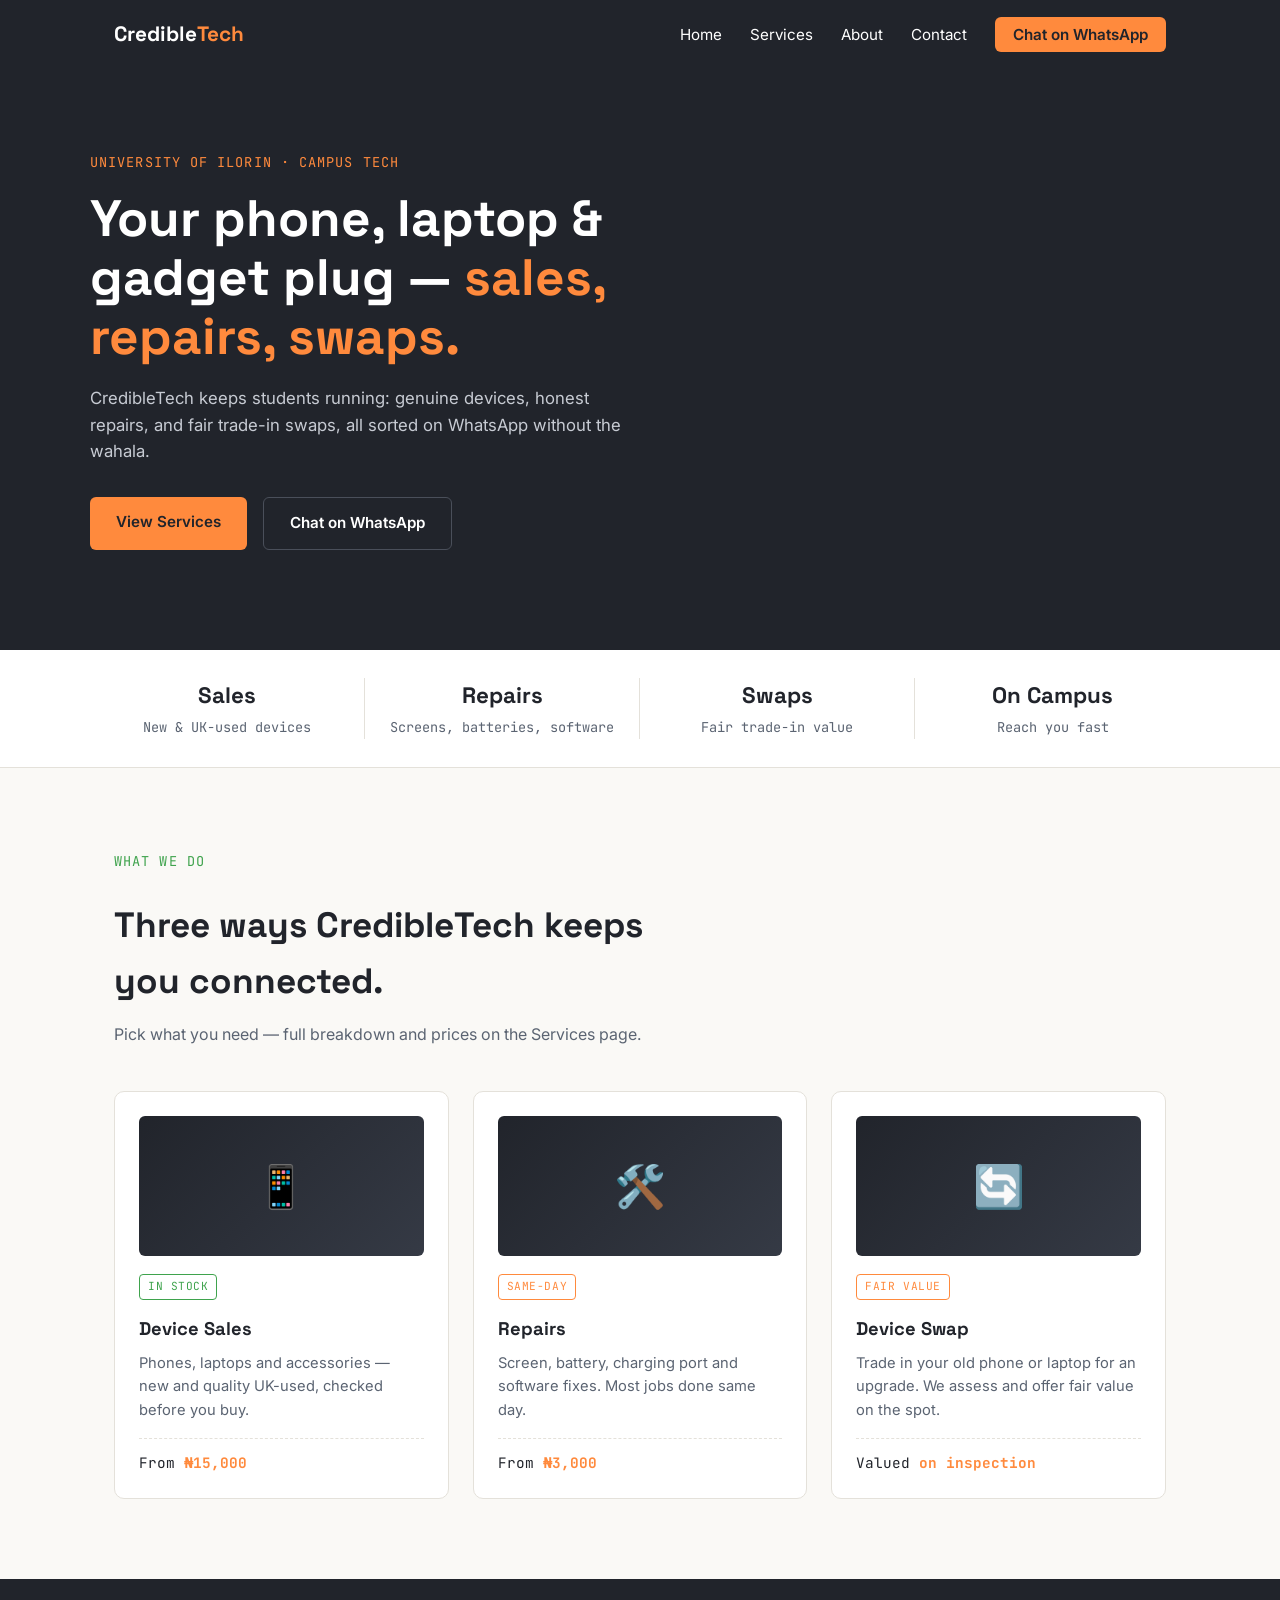
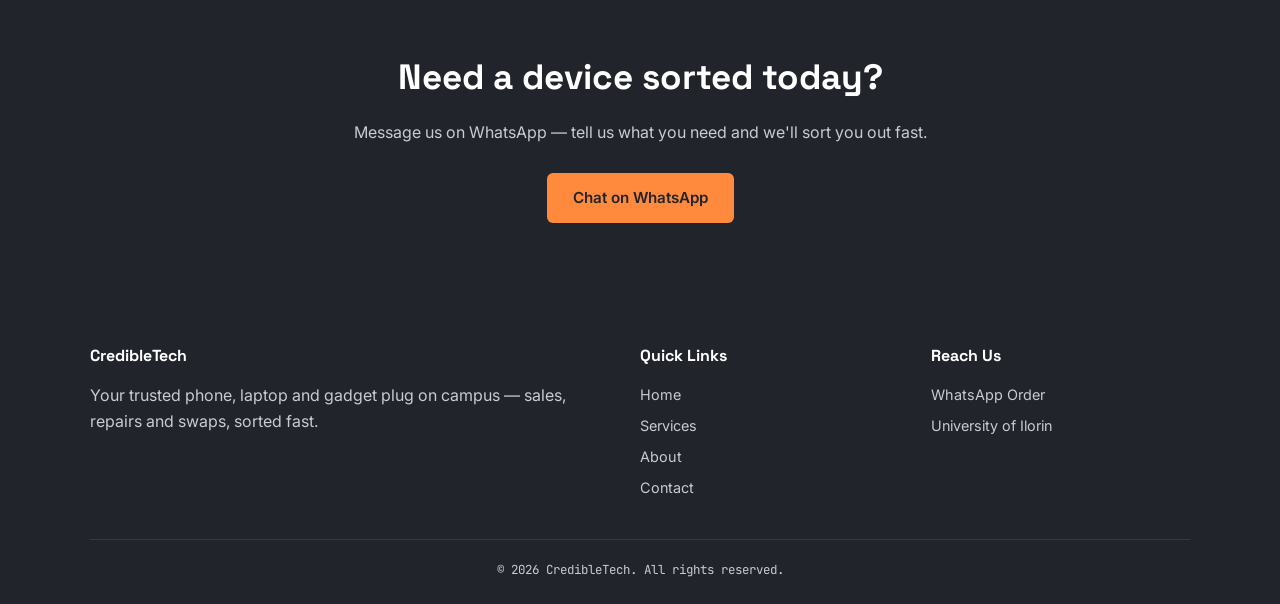
<file: index.html>
<!DOCTYPE html>
<html lang="en">
<head>
  <meta charset="UTF-8">
  <meta name="viewport" content="width=device-width, initial-scale=1.0">
  <title>CredibleTech — Phone, Laptop & Gadget Plug on Campus</title>
  <meta name="description" content="CredibleTech sells, repairs, and swaps phones, laptops and accessories for University of Ilorin students. Fast, trusted, on campus.">
  <link rel="preconnect" href="https://fonts.googleapis.com">
  <link href="https://fonts.googleapis.com/css2?family=Space+Grotesk:wght@500;700&family=Inter:wght@400;500;600&family=JetBrains+Mono:wght@400;500&display=swap" rel="stylesheet">
  <link rel="stylesheet" href="style.css">
</head>
<body>

  <header>
    <nav class="nav-bar">
      <a href="index.html" class="logo">Credible<span>Tech</span></a>
      <ul class="nav-links">
        <li><a href="index.html">Home</a></li>
        <li><a href="services.html">Services</a></li>
        <li><a href="about.html">About</a></li>
        <li><a href="contact.html">Contact</a></li>
        <li><a href="contact.html" class="nav-cta">Chat on WhatsApp</a></li>
      </ul>
      <button class="nav-toggle" aria-label="Toggle menu">&#9776;</button>
    </nav>
  </header>

  <main>

    <!-- HERO -->
    <section class="hero">
      <div class="hero-inner">
        <span class="eyebrow">University of Ilorin · Campus Tech</span>
        <h1>Your phone, laptop &amp; gadget plug — <em>sales, repairs, swaps.</em></h1>
        <p>CredibleTech keeps students running: genuine devices, honest repairs, and fair trade-in swaps, all sorted on WhatsApp without the wahala.</p>
        <div class="btn-group">
          <a href="services.html" class="btn btn-primary">View Services</a>
          <a href="contact.html" class="btn btn-outline">Chat on WhatsApp</a>
        </div>
      </div>
    </section>

    <!-- TRUST STRIP -->
    <section class="trust-strip">
      <div class="container trust-grid">
        <div><strong>Sales</strong>New &amp; UK-used devices</div>
        <div><strong>Repairs</strong>Screens, batteries, software</div>
        <div><strong>Swaps</strong>Fair trade-in value</div>
        <div><strong>On Campus</strong>Reach you fast</div>
      </div>
    </section>

    <!-- SERVICES PREVIEW -->
    <section class="section">
      <div class="container">
        <div class="section-head">
          <span class="eyebrow">What we do</span>
          <h2>Three ways CredibleTech keeps you connected.</h2>
          <p>Pick what you need — full breakdown and prices on the Services page.</p>
        </div>

        <div class="card-grid">
          <a class="ticket" href="https://wa.me/2348115067652?text=Hi%20CredibleTech%2C%20I%27d%20like%20to%20ask%20about%20Device%20Sales.">
            <div class="ticket-media">📱</div>
            <span class="ticket-status">IN STOCK</span>
            <h3>Device Sales</h3>
            <p>Phones, laptops and accessories — new and quality UK-used, checked before you buy.</p>
            <div class="ticket-price">From <strong>₦15,000</strong></div>
          </a>

          <a class="ticket" href="https://wa.me/2348115067652?text=Hi%20CredibleTech%2C%20I%27d%20like%20to%20ask%20about%20Repairs.">
            <div class="ticket-media">🛠️</div>
            <span class="ticket-status busy">SAME-DAY</span>
            <h3>Repairs</h3>
            <p>Screen, battery, charging port and software fixes. Most jobs done same day.</p>
            <div class="ticket-price">From <strong>₦3,000</strong></div>
          </a>

          <a class="ticket" href="https://wa.me/2348115067652?text=Hi%20CredibleTech%2C%20I%27d%20like%20to%20ask%20about%20a%20Device%20Swap.">
            <div class="ticket-media">🔄</div>
            <span class="ticket-status busy">FAIR VALUE</span>
            <h3>Device Swap</h3>
            <p>Trade in your old phone or laptop for an upgrade. We assess and offer fair value on the spot.</p>
            <div class="ticket-price">Valued <strong>on inspection</strong></div>
          </a>
        </div>
      </div>
    </section>

    <!-- CTA BANNER -->
    <section class="cta-banner">
      <h2>Need a device sorted today?</h2>
      <p>Message us on WhatsApp — tell us what you need and we'll sort you out fast.</p>
      <a href="contact.html" class="btn btn-primary">Chat on WhatsApp</a>
    </section>

  </main>

  <footer>
    <div class="footer-grid">
      <div>
        <h4>CredibleTech</h4>
        <p>Your trusted phone, laptop and gadget plug on campus — sales, repairs and swaps, sorted fast.</p>
      </div>
      <div>
        <h4>Quick Links</h4>
        <ul>
          <li><a href="index.html">Home</a></li>
          <li><a href="services.html">Services</a></li>
          <li><a href="about.html">About</a></li>
          <li><a href="contact.html">Contact</a></li>
        </ul>
      </div>
      <div>
        <h4>Reach Us</h4>
        <ul>
          <li><a href="contact.html">WhatsApp Order</a></li>
          <li>University of Ilorin</li>
        </ul>
      </div>
    </div>
    <div class="footer-bottom">© 2026 CredibleTech. All rights reserved.</div>
  </footer>

  <script src="script.js"></script>
</body>
</html>
</file>
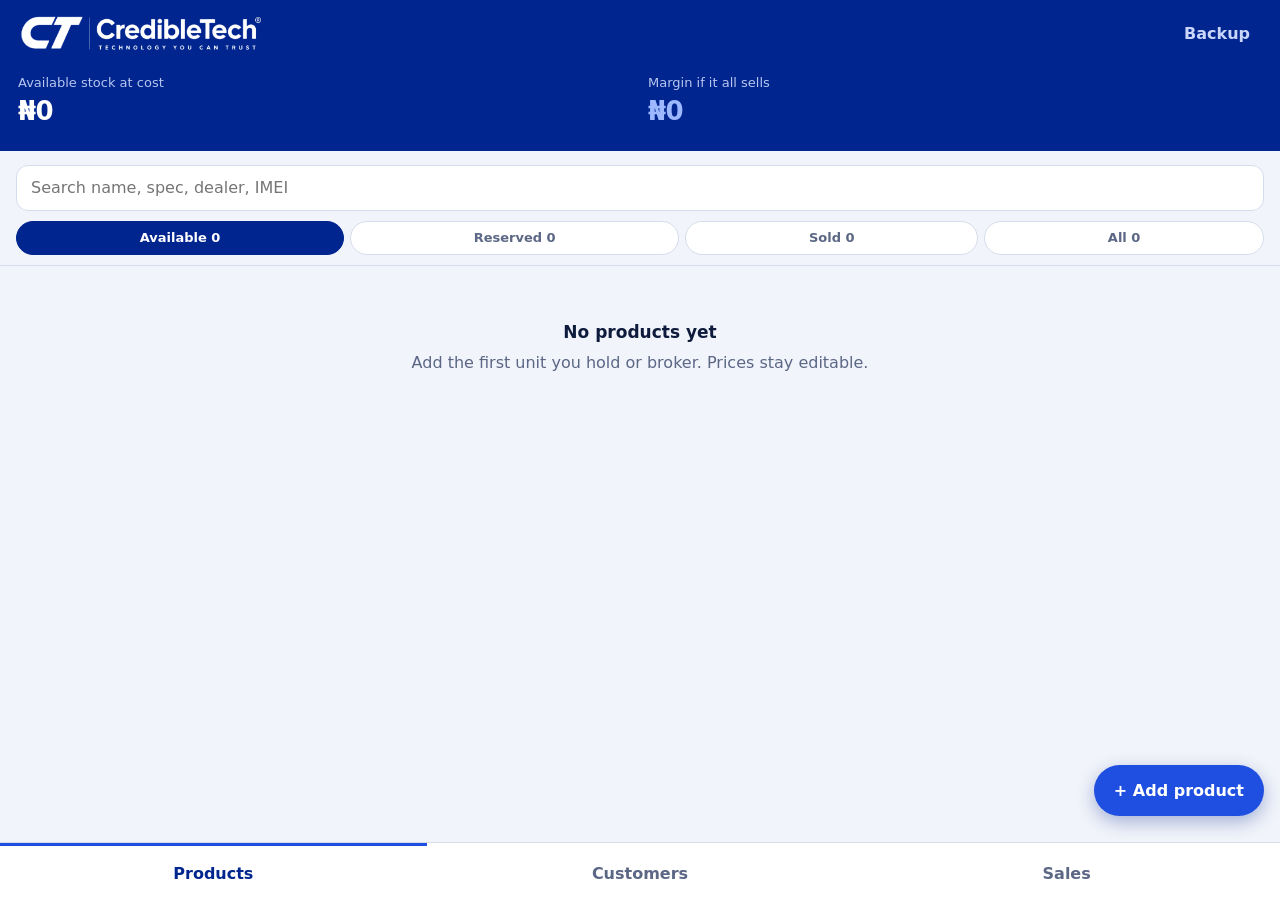
<file: app/index.html>
<!doctype html>
<html lang="en">
<head>
<meta charset="utf-8">
<meta name="viewport" content="width=device-width, initial-scale=1, viewport-fit=cover">
<meta name="theme-color" content="#00258F">
<meta name="apple-mobile-web-app-capable" content="yes">
<meta name="apple-mobile-web-app-title" content="CredibleTech">
<link rel="manifest" href="manifest.webmanifest">
<link rel="icon" href="icon-192.png">
<link rel="apple-touch-icon" href="icon-192.png">
<title>CredibleTech</title>
<style>
:root{
  --paper:#F1F4FA; --surface:#FFFFFF; --ink:#0F1B3D; --muted:#5B6785; --line:#D6DCEB;
  --brand:#00258F; --brand-soft:#0A3AB5; --accent:#1F4FE0; --warn:#E8A020; --sky:#9DB8FF; --good:#1C7C54; --bad:#B23A2E;
  --r-lg:20px; --r-md:12px; --r-sm:8px;
}
*{box-sizing:border-box;margin:0}
html{-webkit-text-size-adjust:100%}
body{
  font:16px/1.45 "Avenir Next","Segoe UI",Roboto,system-ui,sans-serif;
  background:var(--paper);color:var(--ink);min-height:100dvh;
  padding-bottom:calc(150px + env(safe-area-inset-bottom));
}
button,input,select,textarea{font:inherit;color:inherit}
button{cursor:pointer;background:none;border:0}
:focus-visible{outline:3px solid var(--accent);outline-offset:2px}
[hidden]{display:none!important}

/* header */
.top{background:var(--brand);color:#fff;padding:calc(14px + env(safe-area-inset-top)) 18px 20px}
.top-row{display:flex;justify-content:space-between;align-items:center}
.logo{display:block;height:40px;width:auto}
.menu{position:relative}
.menu summary{list-style:none;padding:8px 12px;border-radius:var(--r-sm);color:#C9D6FA;font-weight:600;cursor:pointer}
.menu summary::-webkit-details-marker{display:none}
.menu[open] summary{background:var(--brand-soft);color:#fff}
.menu-panel{position:absolute;right:0;top:44px;z-index:5;background:var(--surface);color:var(--ink);border:1px solid var(--line);border-radius:var(--r-md);min-width:210px;overflow:hidden}
.menu-panel button,.menu-panel label{display:block;width:100%;text-align:left;padding:14px 16px;cursor:pointer}
.menu-panel button+button,.menu-panel button+label{border-top:1px solid var(--line)}
.stats{display:grid;grid-template-columns:1fr 1fr;gap:16px;margin-top:20px}
.stat small{display:block;color:#B7C6F0;font-size:13px}
.stat b{display:block;font-size:26px;font-weight:800;letter-spacing:-.02em;font-variant-numeric:tabular-nums}
.stat.hero b{color:var(--sky)}

/* controls */
.controls{position:sticky;top:0;z-index:3;background:var(--paper);padding:14px 16px 10px;border-bottom:1px solid var(--line)}
.search{width:100%;height:46px;padding:0 14px;border:1px solid var(--line);border-radius:var(--r-md);background:var(--surface)}
.chips{display:flex;gap:6px;margin-top:10px;overflow-x:auto;scrollbar-width:none}
.chips::-webkit-scrollbar{display:none}
.chip{flex:1 0 auto;padding:7px 10px;border-radius:99px;border:1px solid var(--line);background:var(--surface);font-weight:600;font-size:13px;color:var(--muted)}
.chip[aria-pressed="true"]{background:var(--brand);border-color:var(--brand);color:#fff}

/* product cards */
.list{padding:14px 16px;display:grid;gap:10px}
.card{
  display:grid;grid-template-columns:1fr auto;gap:12px;align-items:center;width:100%;text-align:left;
  background:var(--surface);border:1px solid var(--line);border-left:5px solid var(--good);
  border-radius:var(--r-md);padding:14px 14px 14px 16px;
}
.card.reserved{border-left-color:var(--warn)}
.card.sold{border-left-color:var(--line);background:#F8F9F8}
.card.sold .price{color:var(--muted)}
.card h3{font-size:16px;font-weight:700;line-height:1.25}
.card .spec{color:var(--muted);font-size:14px;margin-top:2px}
.card .tag{display:inline-block;margin-top:6px;font-size:12px;font-weight:700;padding:2px 8px;border-radius:99px;background:#FCEBCB;color:#7A4B00}
.card.sold .tag{background:#E7ECEA;color:var(--muted)}
.price{font-size:20px;font-weight:800;letter-spacing:-.02em;text-align:right;font-variant-numeric:tabular-nums}
.margin{display:block;text-align:right;font-size:13px;font-weight:600;font-variant-numeric:tabular-nums}
.margin.up{color:var(--good)} .margin.down{color:var(--bad)} .margin.none{color:var(--muted)}
.empty{padding:40px 24px;text-align:center;color:var(--muted)}
.empty strong{display:block;color:var(--ink);font-size:17px;margin-bottom:6px}

/* soon views */
.soon{padding:40px 24px}
.soon h2{font-size:20px;margin-bottom:8px}
.soon p{color:var(--muted);max-width:44ch}

/* add button + nav */
.fab{
  position:fixed;right:16px;bottom:calc(84px + env(safe-area-inset-bottom));z-index:4;
  background:var(--accent);color:#fff;font-weight:800;padding:14px 20px;border-radius:99px;
  box-shadow:0 6px 18px rgba(0,37,143,.32);
}
.nav{
  position:fixed;left:0;right:0;bottom:0;z-index:4;display:grid;grid-template-columns:repeat(3,1fr);
  background:var(--surface);border-top:1px solid var(--line);padding-bottom:env(safe-area-inset-bottom);
}
.nav button{padding:16px 0 15px;font-weight:700;color:var(--muted);border-top:3px solid transparent}
.nav button[aria-current="page"]{color:var(--brand);border-top-color:var(--accent)}

/* sheet */
dialog{
  border:0;padding:0;width:100%;max-width:560px;margin:auto auto 0;max-height:94dvh;overflow:auto;
  border-radius:var(--r-lg) var(--r-lg) 0 0;background:var(--surface);color:var(--ink);
}
dialog::backdrop{background:rgba(15,27,61,.55)}
.sheet{padding:20px 18px calc(22px + env(safe-area-inset-bottom))}
.sheet h2{font-size:20px;margin-bottom:14px}
.field{display:block;margin-bottom:14px}
.field>span{display:block;font-size:14px;font-weight:600;margin-bottom:5px}
.field input,.field select,.field textarea{
  width:100%;min-height:48px;padding:10px 12px;border:1px solid var(--line);border-radius:10px;background:#fff;font-size:16px;
}
.field textarea{min-height:76px;resize:vertical}
.row{display:grid;grid-template-columns:1fr 1fr;gap:12px}
.calc{background:var(--paper);border-radius:var(--r-md);padding:12px 14px;margin-bottom:14px;font-weight:700;font-variant-numeric:tabular-nums}
.calc small{display:block;color:var(--muted);font-weight:500}
.history{margin:0 0 14px;padding:0;list-style:none;font-size:14px;color:var(--muted)}
.history li{display:flex;justify-content:space-between;padding:6px 0;border-top:1px solid var(--line);font-variant-numeric:tabular-nums}
.actions{display:grid;grid-template-columns:1fr 1.6fr;gap:10px;margin-top:6px}
.btn{min-height:50px;border-radius:var(--r-md);font-weight:700;border:1px solid var(--line)}
.btn.primary{background:var(--brand);color:#fff;border-color:var(--brand)}
.btn.danger{color:var(--bad);width:100%;margin-top:14px;min-height:44px;border:0}
.toast{
  position:fixed;left:50%;bottom:calc(150px + env(safe-area-inset-bottom));transform:translateX(-50%);z-index:9;
  background:var(--ink);color:#fff;padding:10px 16px;border-radius:99px;font-weight:600;font-size:14px;
}
@media (prefers-reduced-motion:no-preference){ .toast{animation:pop .18s ease-out} @keyframes pop{from{opacity:0;transform:translate(-50%,6px)}} }
</style>
</head>
<body>

<header class="top">
  <div class="top-row">
    <img class="logo" src="logo-white.png" alt="CredibleTech">
    <details class="menu" id="menu">
      <summary>Backup</summary>
      <div class="menu-panel">
        <button type="button" id="btn-export">Export backup file</button>
        <label>Import backup file<input type="file" id="file-import" accept="application/json,.json" hidden></label>
      </div>
    </details>
  </div>
  <div class="stats">
    <div class="stat"><small>Available stock at cost</small><b id="stat-cost">₦0</b></div>
    <div class="stat hero"><small>Margin if it all sells</small><b id="stat-margin">₦0</b></div>
  </div>
</header>

<main>
  <section id="view-products" class="view">
    <div class="controls">
      <input class="search" id="search" type="search" placeholder="Search name, spec, dealer, IMEI" aria-label="Search products">
      <div class="chips" id="chips"></div>
    </div>
    <div class="list" id="list"></div>
  </section>

  <section id="view-customers" class="view" hidden>
    <div class="soon">
      <h2>Customers and prospects</h2>
      <p>Next build. The storage for them already exists in this app, so nothing you add now will need migrating.</p>
    </div>
  </section>

  <section id="view-sales" class="view" hidden>
    <div class="soon">
      <h2>Sales and invoices</h2>
      <p>Comes after customers. It will record the price you actually sold at and copy it into the sale.</p>
    </div>
  </section>
</main>

<button class="fab" id="fab" type="button">+ Add product</button>

<nav class="nav" aria-label="Sections">
  <button type="button" data-view="products" aria-current="page">Products</button>
  <button type="button" data-view="customers">Customers</button>
  <button type="button" data-view="sales">Sales</button>
</nav>

<dialog id="sheet" aria-labelledby="sheet-title">
  <form class="sheet" id="pform" method="dialog" autocomplete="off">
    <h2 id="sheet-title">Add product</h2>
    <input type="hidden" name="pid">

    <label class="field"><span>Name</span><input name="name" required placeholder="HP EliteBook 840 G5"></label>
    <label class="field"><span>Specs</span><input name="spec" placeholder="i5 8th gen, 8GB RAM, 256GB SSD"></label>

    <div class="row">
      <label class="field"><span>Category</span>
        <select name="category"><option>Laptop</option><option>Phone</option><option>Accessory</option><option>Other</option></select>
      </label>
      <label class="field"><span>Condition</span>
        <select name="condition"><option>UK-used</option><option>Nigeria-used</option><option>New</option></select>
      </label>
    </div>

    <label class="field"><span>Source (dealer or owner)</span><input name="source" placeholder="Who you get it from"></label>

    <div class="row">
      <label class="field"><span>Cost price (₦)</span><input name="cost" type="number" inputmode="numeric" min="0" step="any" placeholder="Optional"></label>
      <label class="field"><span>Selling price (₦)</span><input name="sell" type="number" inputmode="numeric" min="0" step="any" required></label>
    </div>
    <div class="calc" id="calc"><small>Margin</small><span id="calc-val">—</span></div>

    <div class="row">
      <label class="field"><span>IMEI or serial</span><input name="serial"></label>
      <label class="field"><span>Status</span>
        <select name="status"><option value="available">Available</option><option value="reserved">Reserved</option><option value="sold">Sold</option></select>
      </label>
    </div>

    <label class="field"><span>Notes</span><textarea name="notes" placeholder="Battery health, defects, what was promised"></textarea></label>

    <div id="history-wrap" hidden>
      <div class="field" style="margin-bottom:6px"><span>Price history</span></div>
      <ul class="history" id="history"></ul>
    </div>

    <div class="actions">
      <button type="button" class="btn" id="btn-cancel">Cancel</button>
      <button type="submit" class="btn primary">Save product</button>
    </div>
    <button type="button" class="btn danger" id="btn-delete" hidden>Delete product</button>
  </form>
</dialog>

<script src="app.js"></script>
</body>
</html>
</file>
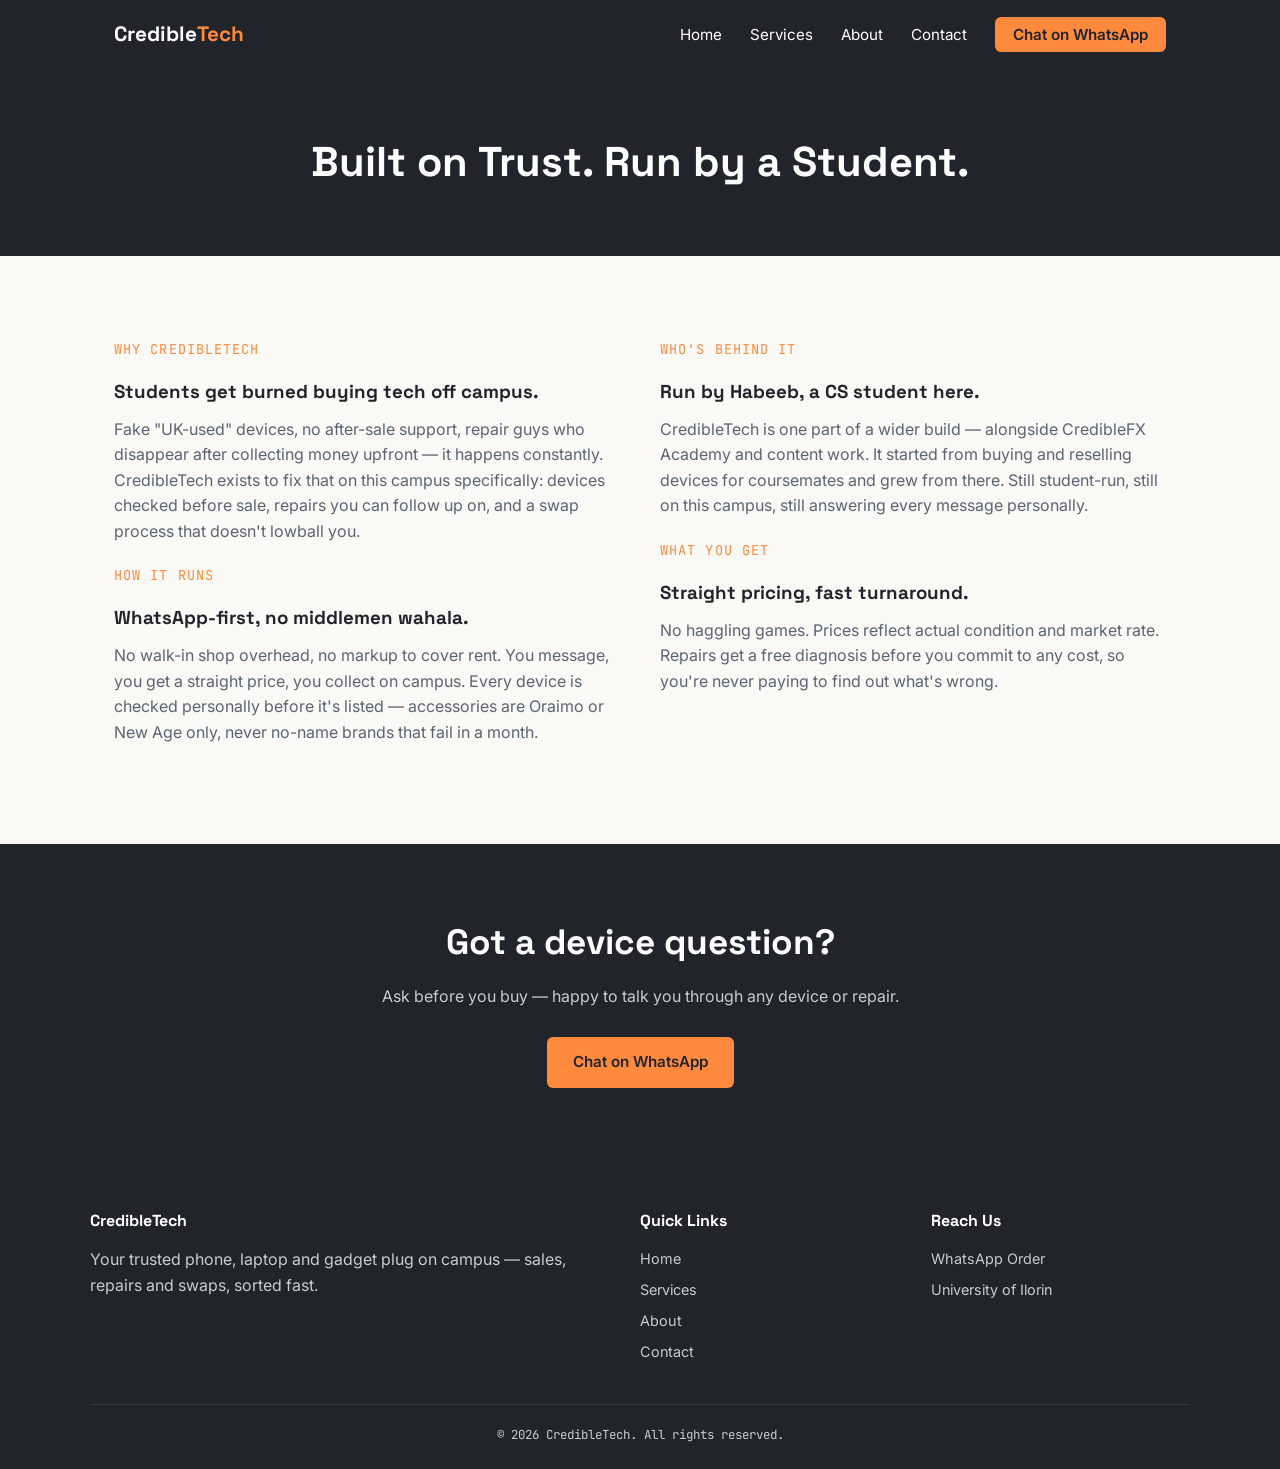
<file: about.html>
<!DOCTYPE html>
<html lang="en">
<head>
  <meta charset="UTF-8">
  <meta name="viewport" content="width=device-width, initial-scale=1.0">
  <title>About — CredibleTech</title>
  <meta name="description" content="Why CredibleTech exists and how it operates on University of Ilorin campus.">
  <link rel="preconnect" href="https://fonts.googleapis.com">
  <link href="https://fonts.googleapis.com/css2?family=Space+Grotesk:wght@500;700&family=Inter:wght@400;500;600&family=JetBrains+Mono:wght@400;500&display=swap" rel="stylesheet">
  <link rel="stylesheet" href="style.css">
</head>
<body>

  <header>
    <nav class="nav-bar">
      <a href="index.html" class="logo">Credible<span>Tech</span></a>
      <ul class="nav-links">
        <li><a href="index.html">Home</a></li>
        <li><a href="services.html">Services</a></li>
        <li><a href="about.html">About</a></li>
        <li><a href="contact.html">Contact</a></li>
        <li><a href="contact.html" class="nav-cta">Chat on WhatsApp</a></li>
      </ul>
      <button class="nav-toggle" aria-label="Toggle menu">&#9776;</button>
    </nav>
  </header>

  <main>

    <section class="page-hero">
      <h1>Built on Trust. Run by a Student.</h1>
    </section>

    <section class="section">
      <div class="container about-block">
        <div>
          <span class="eyebrow">Why CredibleTech</span>
          <h3>Students get burned buying tech off campus.</h3>
          <p>Fake "UK-used" devices, no after-sale support, repair guys who disappear after collecting money upfront — it happens constantly. CredibleTech exists to fix that on this campus specifically: devices checked before sale, repairs you can follow up on, and a swap process that doesn't lowball you.</p>

          <span class="eyebrow">How it runs</span>
          <h3>WhatsApp-first, no middlemen wahala.</h3>
          <p>No walk-in shop overhead, no markup to cover rent. You message, you get a straight price, you collect on campus. Every device is checked personally before it's listed — accessories are Oraimo or New Age only, never no-name brands that fail in a month.</p>
        </div>

        <div>
          <span class="eyebrow">Who's behind it</span>
          <h3>Run by Habeeb, a CS student here.</h3>
          <p>CredibleTech is one part of a wider build — alongside CredibleFX Academy and content work. It started from buying and reselling devices for coursemates and grew from there. Still student-run, still on this campus, still answering every message personally.</p>

          <span class="eyebrow">What you get</span>
          <h3>Straight pricing, fast turnaround.</h3>
          <p>No haggling games. Prices reflect actual condition and market rate. Repairs get a free diagnosis before you commit to any cost, so you're never paying to find out what's wrong.</p>
        </div>
      </div>
    </section>

    <section class="cta-banner">
      <h2>Got a device question?</h2>
      <p>Ask before you buy — happy to talk you through any device or repair.</p>
      <a href="contact.html" class="btn btn-primary">Chat on WhatsApp</a>
    </section>

  </main>

  <footer>
    <div class="footer-grid">
      <div>
        <h4>CredibleTech</h4>
        <p>Your trusted phone, laptop and gadget plug on campus — sales, repairs and swaps, sorted fast.</p>
      </div>
      <div>
        <h4>Quick Links</h4>
        <ul>
          <li><a href="index.html">Home</a></li>
          <li><a href="services.html">Services</a></li>
          <li><a href="about.html">About</a></li>
          <li><a href="contact.html">Contact</a></li>
        </ul>
      </div>
      <div>
        <h4>Reach Us</h4>
        <ul>
          <li><a href="contact.html">WhatsApp Order</a></li>
          <li>University of Ilorin</li>
        </ul>
      </div>
    </div>
    <div class="footer-bottom">© 2026 CredibleTech. All rights reserved.</div>
  </footer>

  <script src="script.js"></script>
</body>
</html>
</file>
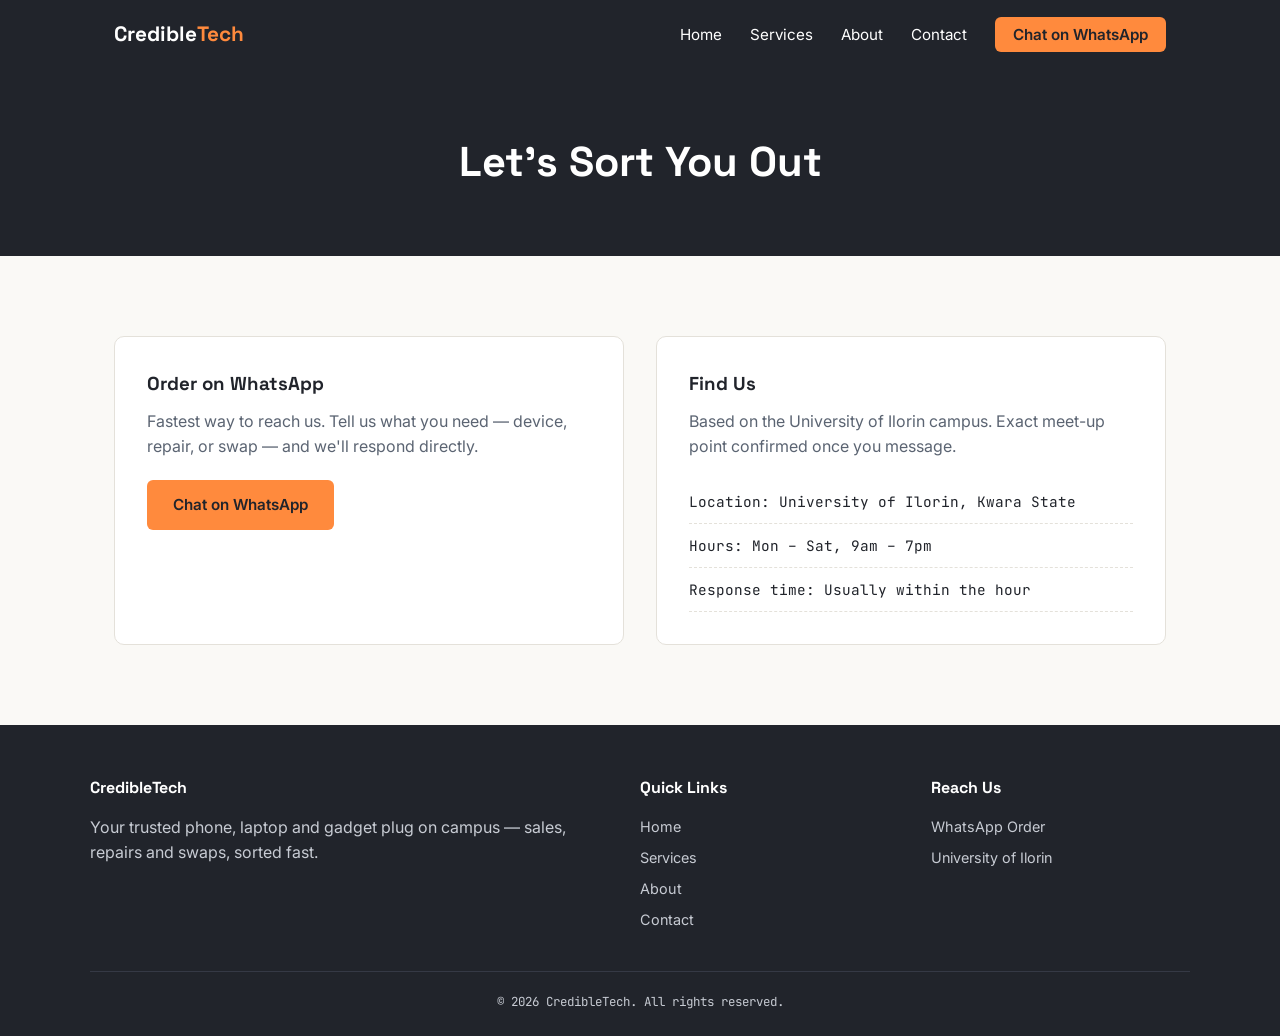
<file: contact.html>
<!DOCTYPE html>
<html lang="en">
<head>
  <meta charset="UTF-8">
  <meta name="viewport" content="width=device-width, initial-scale=1.0">
  <title>Contact — CredibleTech</title>
  <meta name="description" content="Order or ask a question — CredibleTech on WhatsApp.">
  <link rel="preconnect" href="https://fonts.googleapis.com">
  <link href="https://fonts.googleapis.com/css2?family=Space+Grotesk:wght@500;700&family=Inter:wght@400;500;600&family=JetBrains+Mono:wght@400;500&display=swap" rel="stylesheet">
  <link rel="stylesheet" href="style.css">
</head>
<body>

  <header>
    <nav class="nav-bar">
      <a href="index.html" class="logo">Credible<span>Tech</span></a>
      <ul class="nav-links">
        <li><a href="index.html">Home</a></li>
        <li><a href="services.html">Services</a></li>
        <li><a href="about.html">About</a></li>
        <li><a href="contact.html">Contact</a></li>
        <li><a href="contact.html" class="nav-cta">Chat on WhatsApp</a></li>
      </ul>
      <button class="nav-toggle" aria-label="Toggle menu">&#9776;</button>
    </nav>
  </header>

  <main>

    <section class="page-hero">
      <h1>Let's Sort You Out</h1>
    </section>

    <section class="section">
      <div class="container contact-grid">

        <div class="contact-card">
          <h3>Order on WhatsApp</h3>
          <p>Fastest way to reach us. Tell us what you need — device, repair, or swap — and we'll respond directly.</p>
          <!--
            REPLACE 2348000000000 with your real WhatsApp number
            in international format, no + sign, no spaces.
            e.g. 2348012345678
          -->
          <a href="https://wa.me/2348115067652?text=Hi%20CredibleTech%2C%20I%27d%20like%20to%20ask%20about..."
             class="btn btn-primary">Chat on WhatsApp</a>
        </div>

        <div class="contact-card">
          <h3>Find Us</h3>
          <p>Based on the University of Ilorin campus. Exact meet-up point confirmed once you message.</p>
          <ul class="contact-list">
            <li>Location: University of Ilorin, Kwara State</li>
            <li>Hours: Mon – Sat, 9am – 7pm</li>
            <li>Response time: Usually within the hour</li>
          </ul>
        </div>

      </div>
    </section>

  </main>

  <footer>
    <div class="footer-grid">
      <div>
        <h4>CredibleTech</h4>
        <p>Your trusted phone, laptop and gadget plug on campus — sales, repairs and swaps, sorted fast.</p>
      </div>
      <div>
        <h4>Quick Links</h4>
        <ul>
          <li><a href="index.html">Home</a></li>
          <li><a href="services.html">Services</a></li>
          <li><a href="about.html">About</a></li>
          <li><a href="contact.html">Contact</a></li>
        </ul>
      </div>
      <div>
        <h4>Reach Us</h4>
        <ul>
          <li><a href="contact.html">WhatsApp Order</a></li>
          <li>University of Ilorin</li>
        </ul>
      </div>
    </div>
    <div class="footer-bottom">© 2026 CredibleTech. All rights reserved.</div>
  </footer>

  <script src="script.js"></script>
</body>
</html>
</file>
<file: style.css>
/* =========================================================
   CredibleTech — style.css
   Design language: campus tech repair/sales shop.
   Visual idea: every product/service reads like a repair
   ticket or spec sheet — monospace labels, a status tag,
   one accent color (amber, like a device status LED).
   ========================================================= */

:root {
  /* Color tokens */
  --charcoal: #21242B;   /* primary dark — header, footer, headings */
  --paper: #FAF9F6;      /* page background */
  --amber: #FF8A3D;      /* single accent — CTAs, highlights */
  --slate: #5B6472;      /* secondary text */
  --green: #3FA34D;      /* "in stock / available" status */
  --border: #E4E1DA;     /* hairline borders */
  --white: #FFFFFF;

  /* Type tokens */
  --font-head: 'Space Grotesk', sans-serif;
  --font-body: 'Inter', sans-serif;
  --font-mono: 'JetBrains Mono', monospace;
}

/* ---------- Reset / base ---------- */
* {
  margin: 0;
  padding: 0;
  box-sizing: border-box; /* padding/border included in element width — avoids layout surprises */
}

body {
  font-family: var(--font-body);
  color: var(--charcoal);
  background: var(--paper);
  line-height: 1.6;
}

a {
  text-decoration: none;
  color: inherit;
}

img {
  max-width: 100%;
  display: block;
}

.container {
  max-width: 1100px;
  margin: 0 auto;
  padding: 0 24px;
}

/* ---------- Header / Nav ---------- */
header {
  background: var(--charcoal);
  position: sticky;
  top: 0;
  z-index: 100;
}

.nav-bar {
  display: flex;
  align-items: center;
  justify-content: space-between;
  padding: 18px 24px;
  max-width: 1100px;
  margin: 0 auto;
}

.logo {
  font-family: var(--font-head);
  font-size: 1.3rem;
  font-weight: 700;
  color: var(--white);
}

.logo span {
  color: var(--amber);
}

.nav-links {
  display: flex;
  align-items: center;
  gap: 28px;
  list-style: none;
}

.nav-links a {
  color: var(--white);
  font-size: 0.95rem;
  transition: color 0.2s ease;
}

.nav-links a:hover,
.nav-links a:focus-visible {
  color: var(--amber);
}

.nav-cta {
  background: var(--amber);
  color: var(--charcoal) !important;
  padding: 8px 18px;
  border-radius: 6px;
  font-weight: 600;
  font-size: 0.9rem;
}

.nav-toggle {
  display: none;
  background: none;
  border: none;
  color: var(--white);
  font-size: 1.6rem;
  cursor: pointer;
}

/* ---------- Hero ---------- */
.hero {
  background: var(--charcoal);
  color: var(--white);
  padding: 80px 24px 100px;
}

.hero-inner {
  max-width: 1100px;
  margin: 0 auto;
}

.eyebrow {
  font-family: var(--font-mono);
  color: var(--amber);
  font-size: 0.85rem;
  letter-spacing: 0.08em;
  text-transform: uppercase;
  margin-bottom: 16px;
  display: inline-block;
}

.hero h1 {
  font-family: var(--font-head);
  font-size: clamp(2rem, 5vw, 3.2rem);
  line-height: 1.15;
  max-width: 700px;
  margin-bottom: 18px;
}

.hero h1 em {
  font-style: normal;
  color: var(--amber);
}

.hero p {
  color: #C7CBD3;
  max-width: 540px;
  font-size: 1.05rem;
  margin-bottom: 32px;
}

.btn-group {
  display: flex;
  gap: 16px;
  flex-wrap: wrap;
}

.btn {
  display: inline-block;
  padding: 13px 26px;
  border-radius: 6px;
  font-weight: 600;
  font-size: 0.95rem;
  transition: transform 0.15s ease, box-shadow 0.15s ease;
}

.btn-primary {
  background: var(--amber);
  color: var(--charcoal);
}

.btn-outline {
  border: 1px solid #4A4F5A;
  color: var(--white);
}

.btn:hover {
  transform: translateY(-2px);
}

/* ---------- Trust strip ---------- */
.trust-strip {
  background: var(--white);
  border-bottom: 1px solid var(--border);
}

.trust-grid {
  display: grid;
  grid-template-columns: repeat(4, 1fr);
  text-align: center;
  padding: 28px 0;
}

.trust-grid div {
  font-family: var(--font-mono);
  font-size: 0.85rem;
  color: var(--slate);
  border-right: 1px solid var(--border);
  padding: 0 12px;
}

.trust-grid div:last-child {
  border-right: none;
}

.trust-grid strong {
  display: block;
  font-family: var(--font-head);
  font-size: 1.4rem;
  color: var(--charcoal);
  margin-bottom: 4px;
}

/* ---------- Section heading pattern ---------- */
.section {
  padding: 80px 24px;
}

.section-head {
  margin-bottom: 44px;
  max-width: 600px;
}

.section-head .eyebrow {
  color: var(--green);
}

.section-head h2 {
  font-family: var(--font-head);
  font-size: clamp(1.6rem, 3vw, 2.2rem);
  margin-top: 8px;
}

.section-head p {
  color: var(--slate);
  margin-top: 12px;
}

/* ---------- Ticket cards (signature element) ---------- */
.card-grid {
  display: grid;
  grid-template-columns: repeat(3, 1fr);
  gap: 24px;
}

.ticket {
  background: var(--white);
  border: 1px solid var(--border);
  border-radius: 10px;
  padding: 24px;
  position: relative;
  display: block;
  transition: border-color 0.2s ease, transform 0.2s ease;
}

/* Icon placeholder — swap for a real <img class="ticket-photo"> once you
   have an actual photo of the device. Keep the same height (140px) and
   the photo will drop in cleanly without touching any other CSS. */
.ticket-media {
  height: 140px;
  border-radius: 6px;
  margin-bottom: 16px;
  display: flex;
  align-items: center;
  justify-content: center;
  font-size: 2.6rem;
  background: linear-gradient(135deg, var(--charcoal), #353A45);
}

.ticket-photo {
  height: 140px;
  width: 100%;
  object-fit: cover;
  border-radius: 6px;
  margin-bottom: 16px;
}

.ticket:hover {
  border-color: var(--amber);
  transform: translateY(-3px);
}

.ticket-status {
  font-family: var(--font-mono);
  font-size: 0.7rem;
  letter-spacing: 0.05em;
  color: var(--green);
  border: 1px solid var(--green);
  border-radius: 4px;
  padding: 3px 8px;
  display: inline-block;
  margin-bottom: 14px;
}

.ticket-status.busy {
  color: var(--amber);
  border-color: var(--amber);
}

.ticket h3 {
  font-family: var(--font-head);
  font-size: 1.15rem;
  margin-bottom: 8px;
}

.ticket p {
  color: var(--slate);
  font-size: 0.92rem;
  margin-bottom: 16px;
}

.ticket-price {
  font-family: var(--font-mono);
  font-size: 0.9rem;
  color: var(--charcoal);
  border-top: 1px dashed var(--border);
  padding-top: 12px;
}

.ticket-price strong {
  color: var(--amber);
}

/* ---------- CTA banner ---------- */
.cta-banner {
  background: var(--charcoal);
  color: var(--white);
  text-align: center;
  padding: 70px 24px;
}

.cta-banner h2 {
  font-family: var(--font-head);
  font-size: clamp(1.6rem, 3vw, 2.2rem);
  margin-bottom: 14px;
}

.cta-banner p {
  color: #C7CBD3;
  margin-bottom: 28px;
}

/* ---------- Footer ---------- */
footer {
  background: var(--charcoal);
  color: #C7CBD3;
  padding: 50px 24px 24px;
}

.footer-grid {
  display: grid;
  grid-template-columns: 2fr 1fr 1fr;
  gap: 32px;
  max-width: 1100px;
  margin: 0 auto 32px;
}

.footer-grid h4 {
  font-family: var(--font-head);
  color: var(--white);
  margin-bottom: 14px;
  font-size: 1rem;
}

.footer-grid ul {
  list-style: none;
}

.footer-grid li {
  margin-bottom: 8px;
  font-size: 0.9rem;
}

.footer-bottom {
  border-top: 1px solid #353945;
  padding-top: 20px;
  text-align: center;
  font-family: var(--font-mono);
  font-size: 0.78rem;
  max-width: 1100px;
  margin: 0 auto;
}

/* ---------- About / Contact page bits ---------- */
.page-hero {
  background: var(--charcoal);
  color: var(--white);
  padding: 60px 24px;
  text-align: center;
}

.page-hero h1 {
  font-family: var(--font-head);
  font-size: clamp(1.8rem, 4vw, 2.6rem);
}

.about-block {
  display: grid;
  grid-template-columns: 1fr 1fr;
  gap: 40px;
  align-items: start;
}

.about-block h3 {
  font-family: var(--font-head);
  margin-bottom: 10px;
}

.about-block p {
  color: var(--slate);
  margin-bottom: 18px;
}

.contact-grid {
  display: grid;
  grid-template-columns: 1fr 1fr;
  gap: 32px;
}

.contact-card {
  background: var(--white);
  border: 1px solid var(--border);
  border-radius: 10px;
  padding: 32px;
}

.contact-card h3 {
  font-family: var(--font-head);
  margin-bottom: 10px;
}

.contact-card p {
  color: var(--slate);
  margin-bottom: 20px;
}

.contact-list {
  list-style: none;
}

.contact-list li {
  font-family: var(--font-mono);
  font-size: 0.9rem;
  padding: 10px 0;
  border-bottom: 1px dashed var(--border);
}

/* =========================================================
   Responsive — mobile breakpoint
   ========================================================= */
@media (max-width: 768px) {
  .nav-links {
    position: absolute;
    top: 100%;
    left: 0;
    right: 0;
    background: var(--charcoal);
    flex-direction: column;
    align-items: flex-start;
    padding: 16px 24px 24px;
    gap: 16px;
    display: none;
  }

  .nav-links.open {
    display: flex;
  }

  .nav-toggle {
    display: block;
  }

  .trust-grid {
    grid-template-columns: repeat(2, 1fr);
    row-gap: 20px;
  }

  .trust-grid div:nth-child(2) {
    border-right: none;
  }

  .card-grid {
    grid-template-columns: 1fr;
  }

  .about-block,
  .contact-grid {
    grid-template-columns: 1fr;
  }

  .footer-grid {
    grid-template-columns: 1fr;
    gap: 28px;
  }
}
</file>
